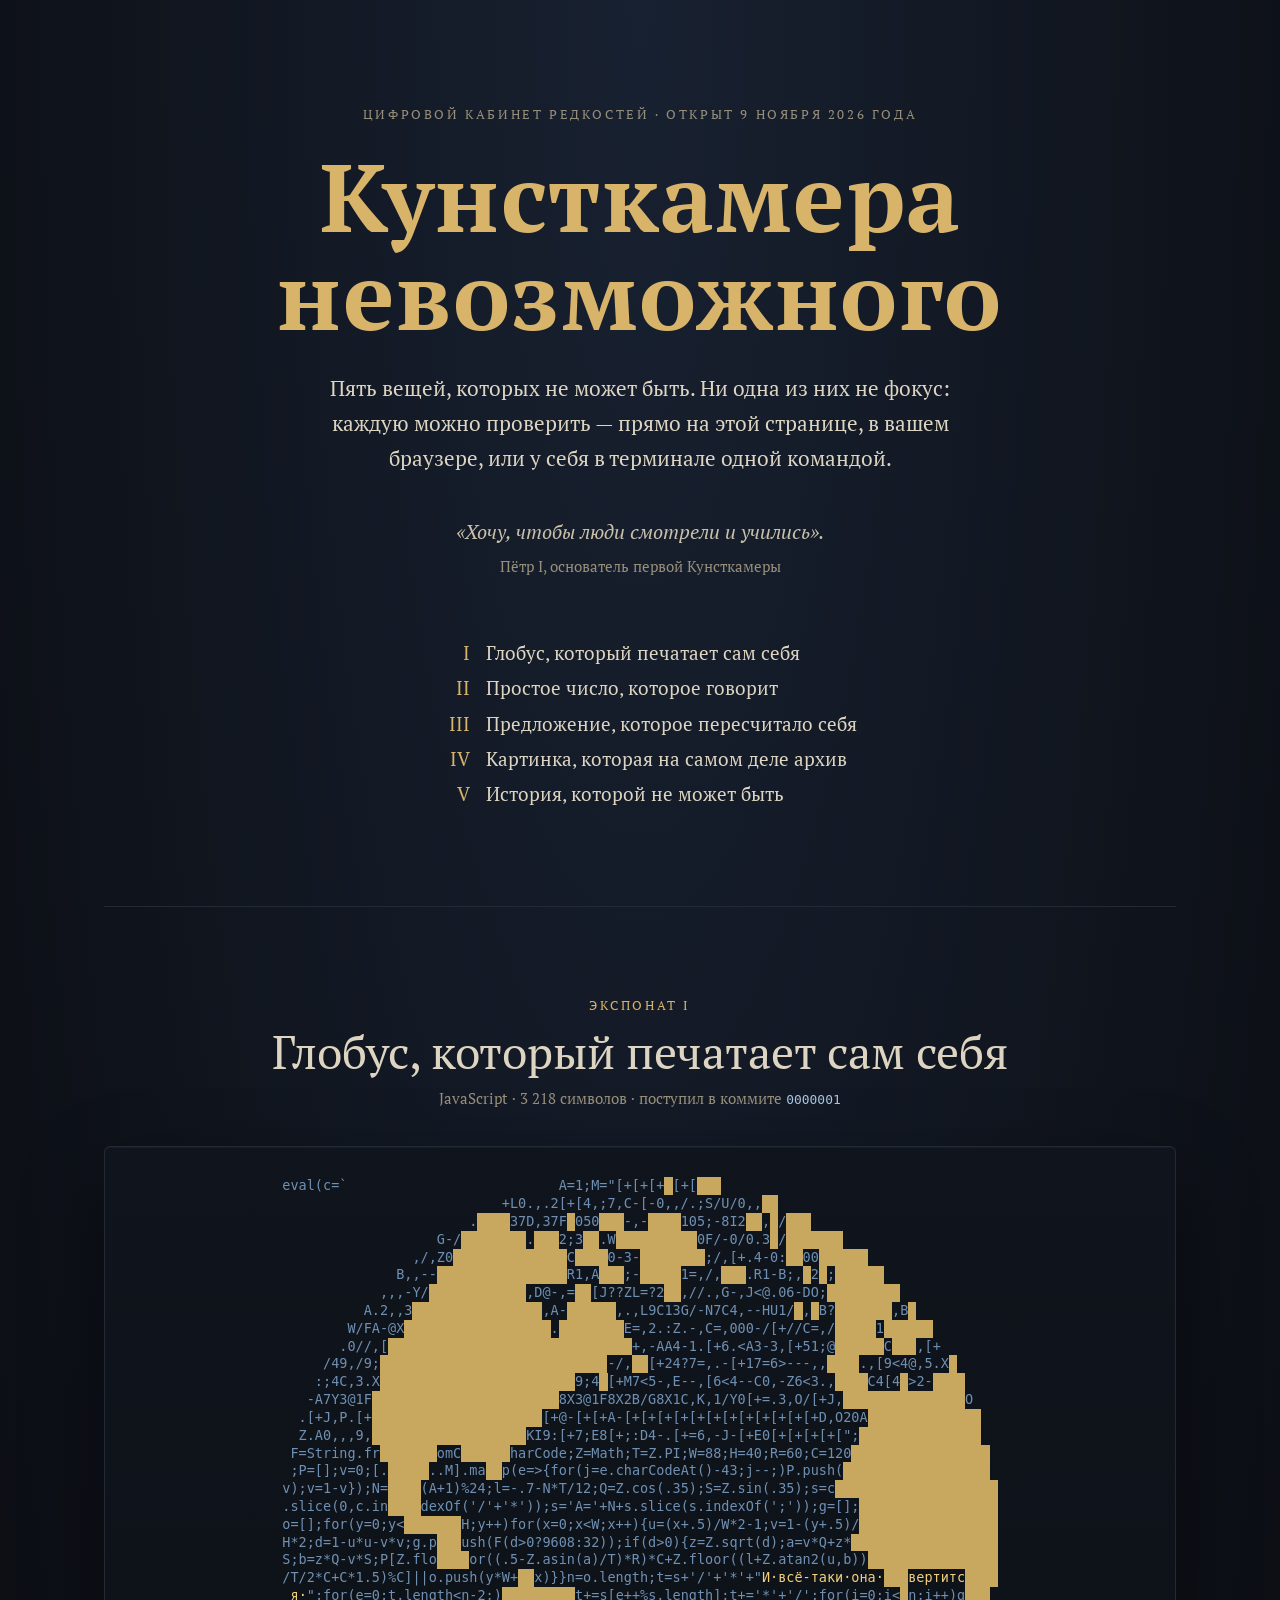
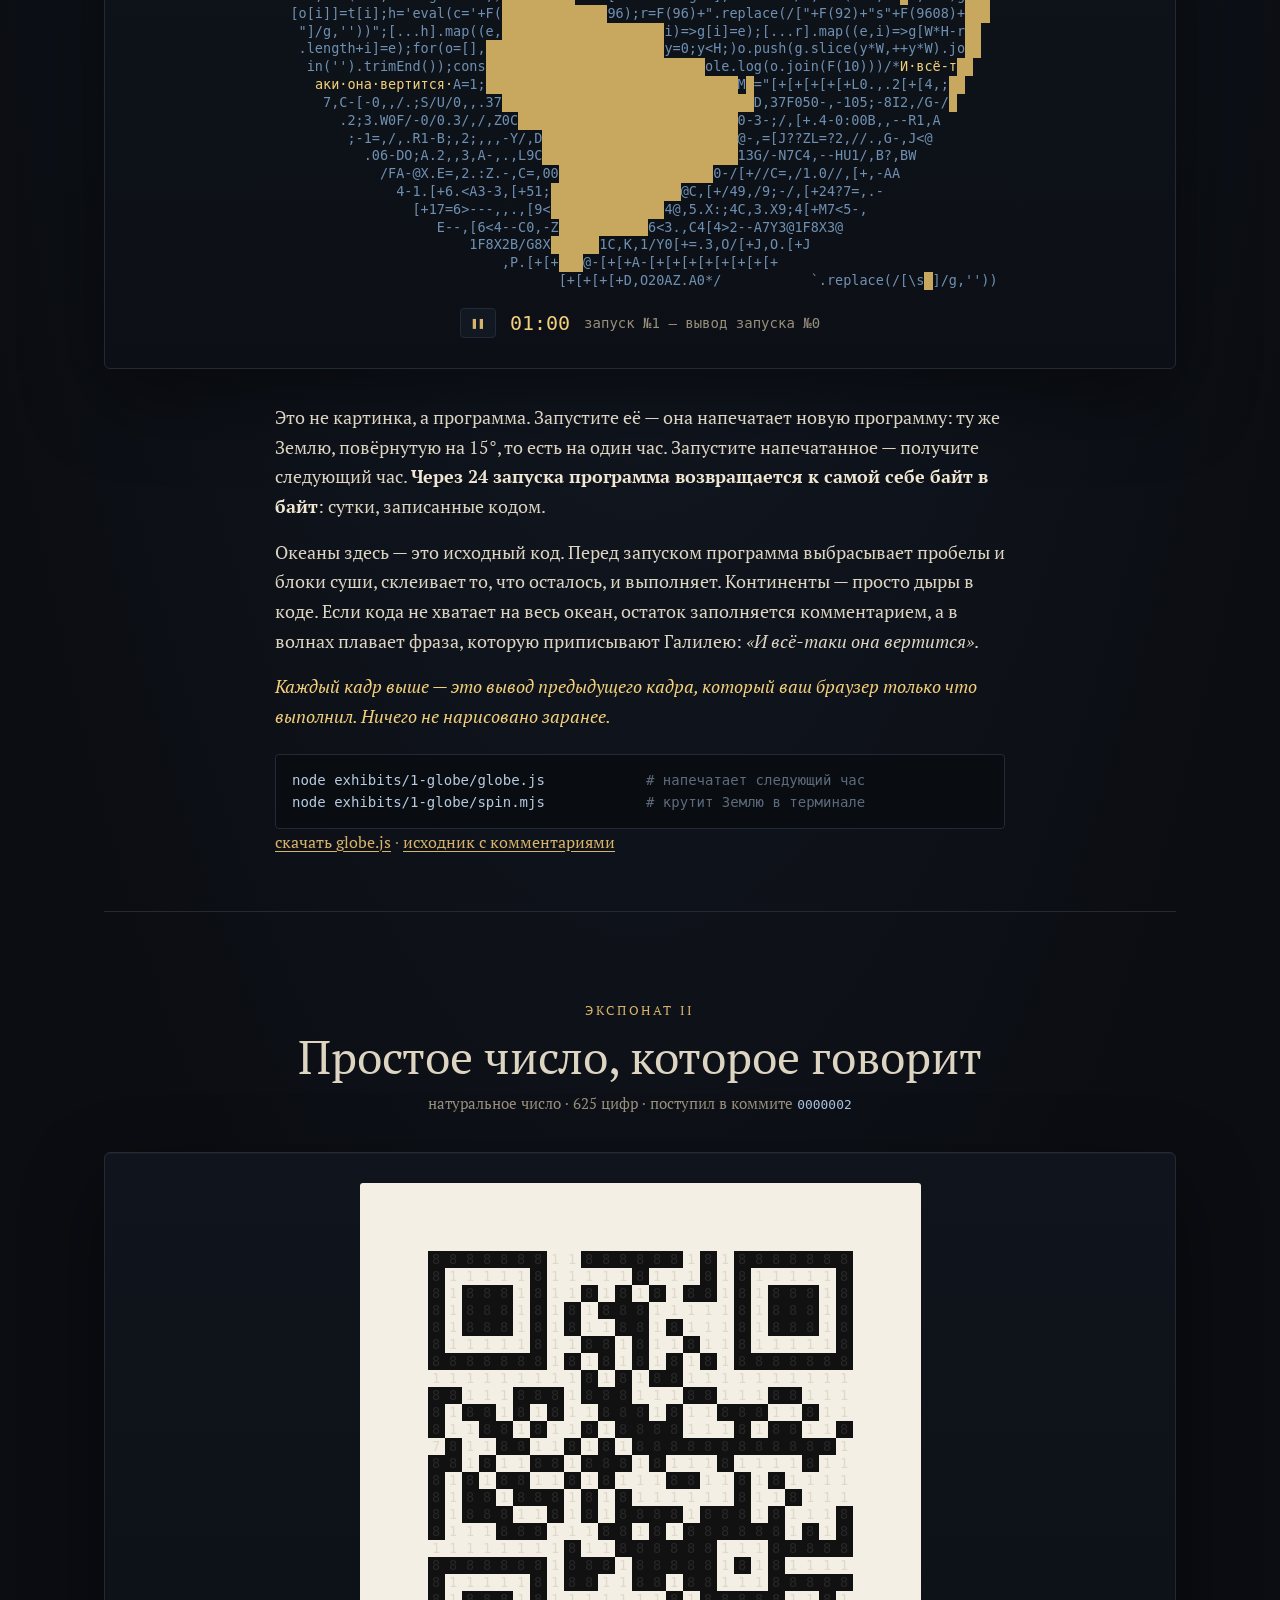
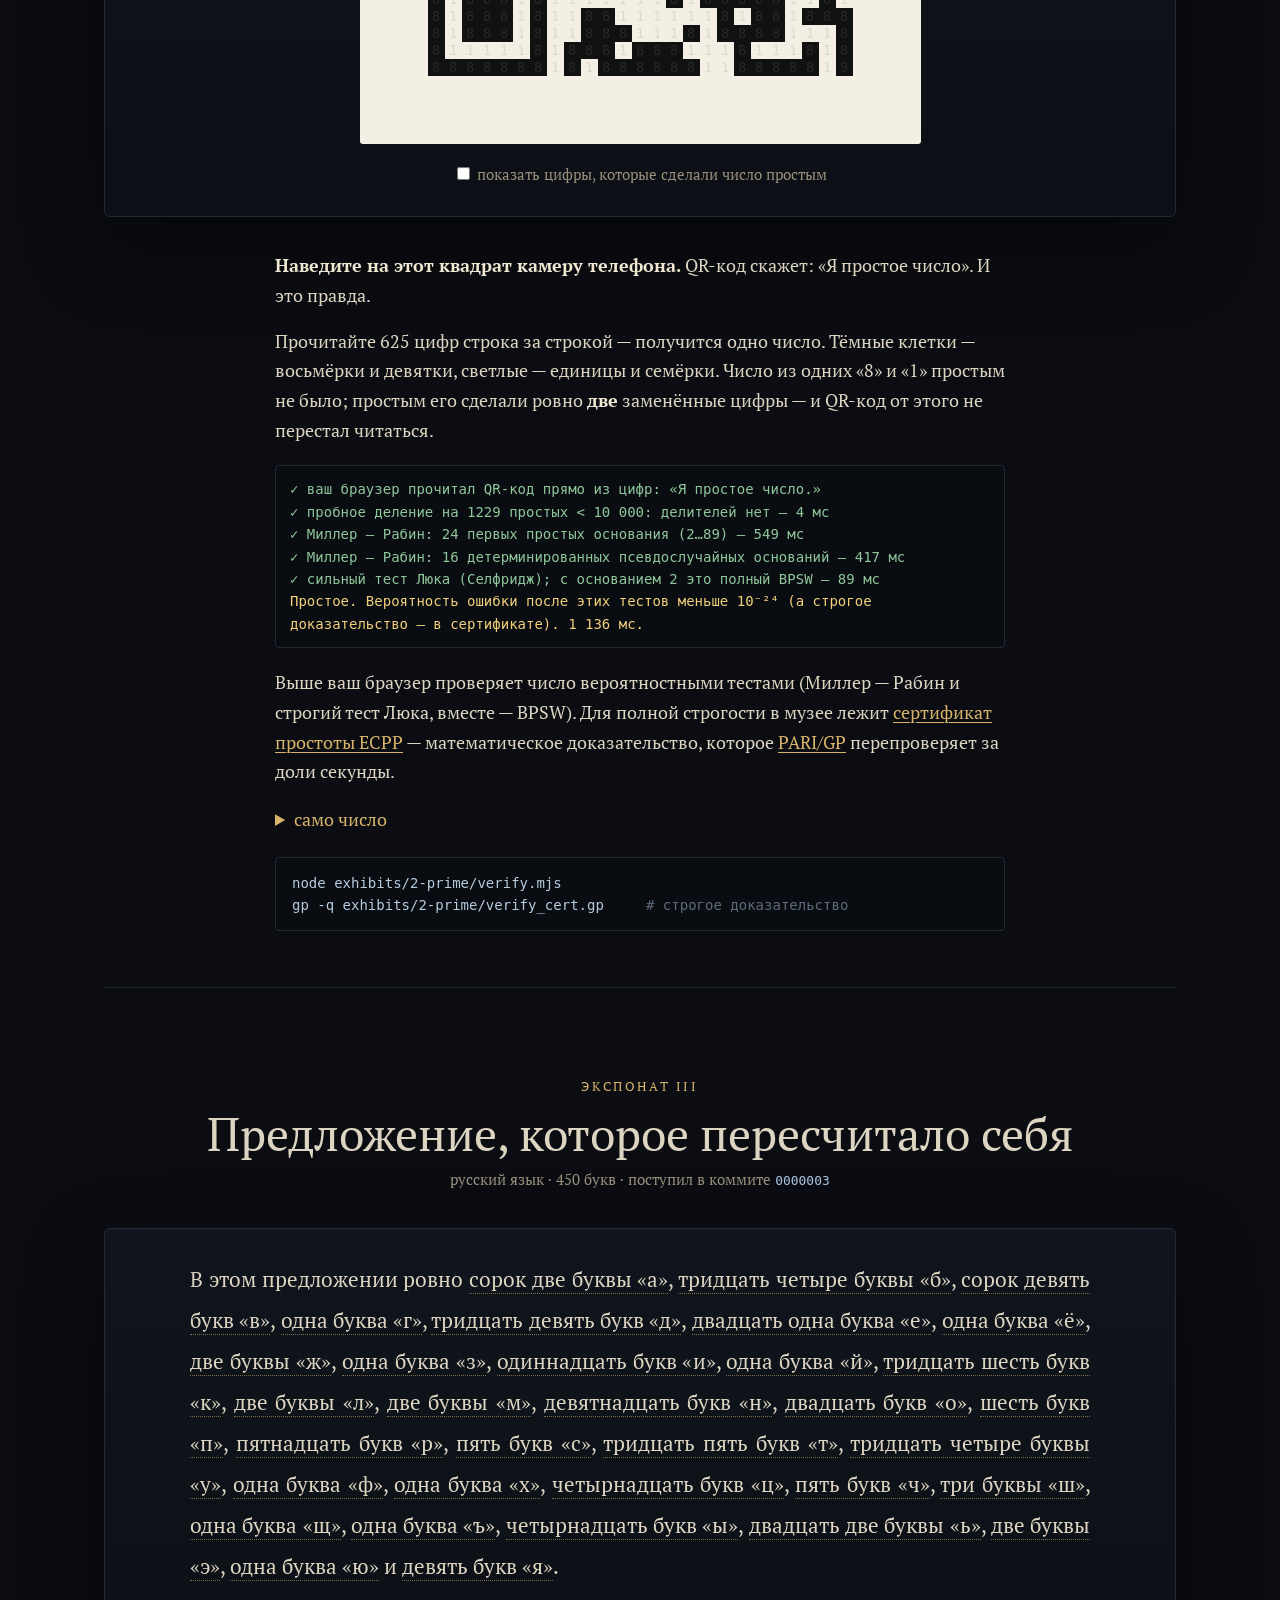
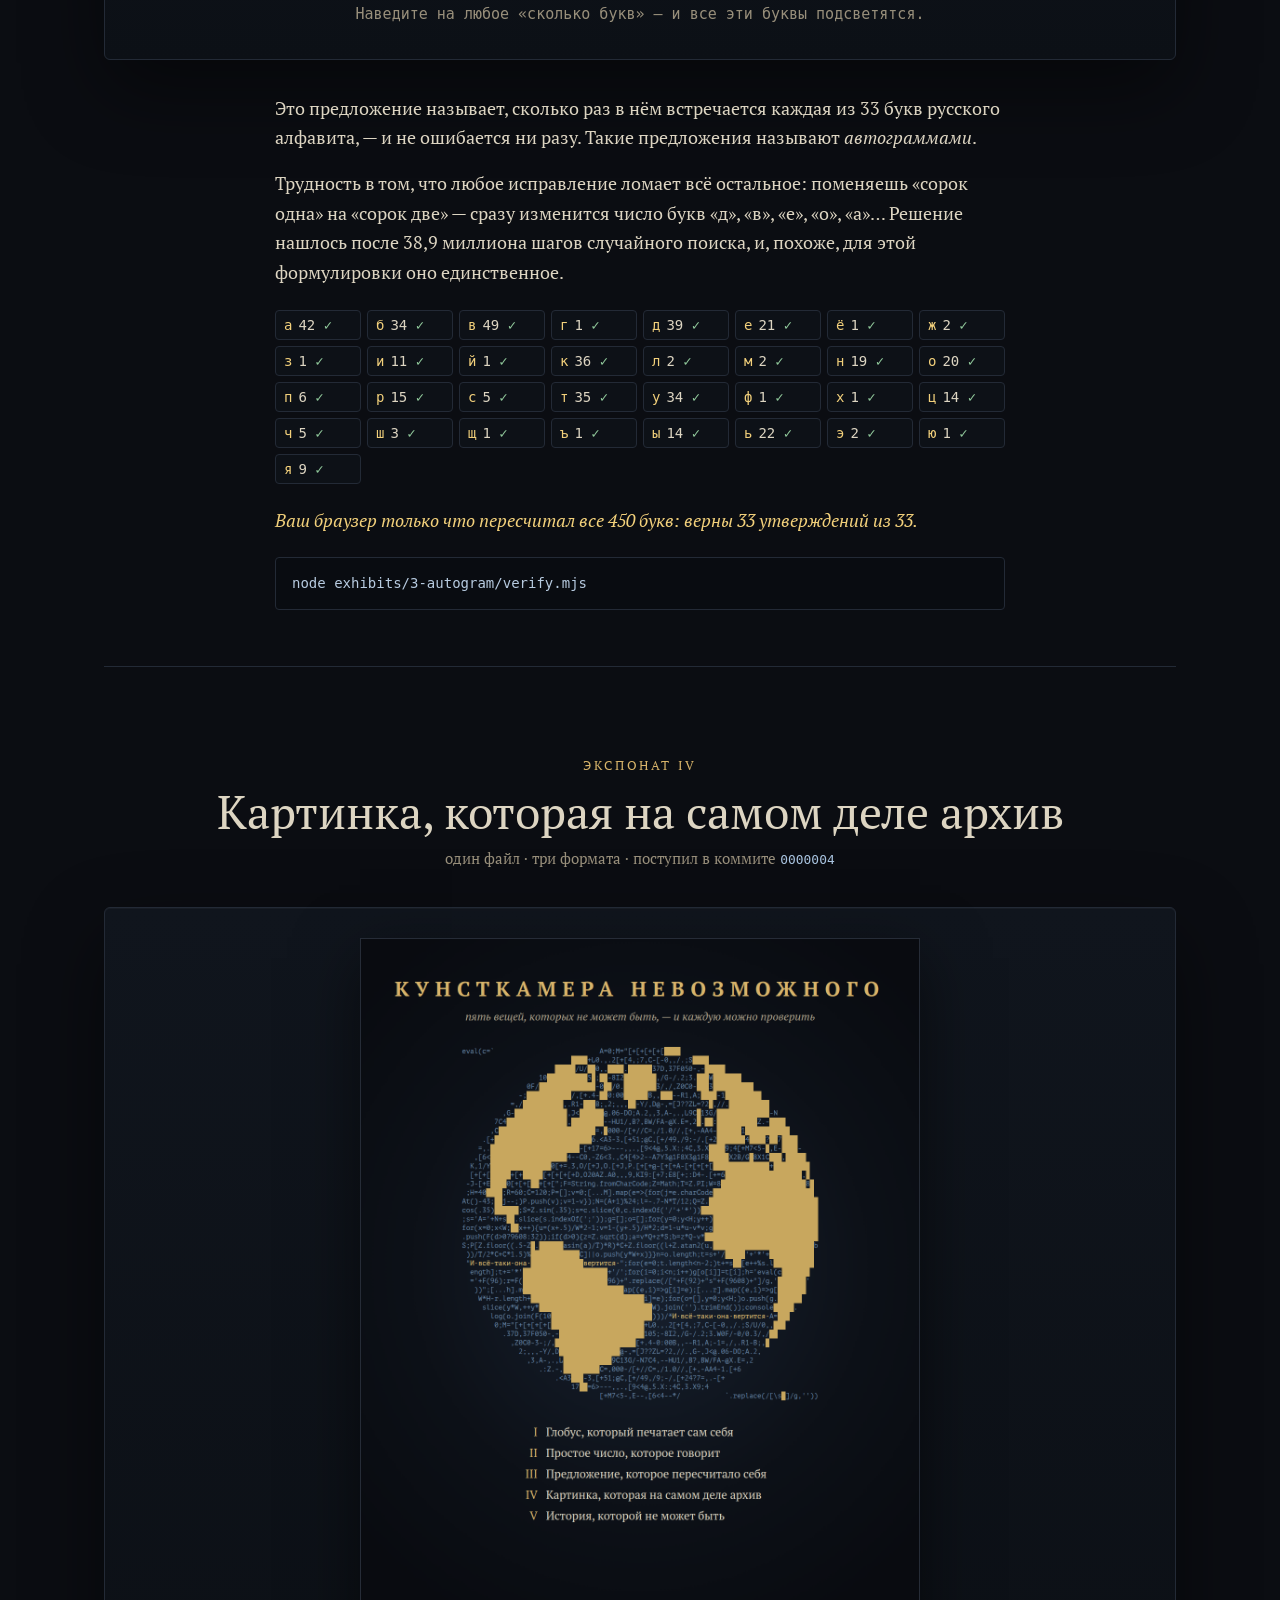
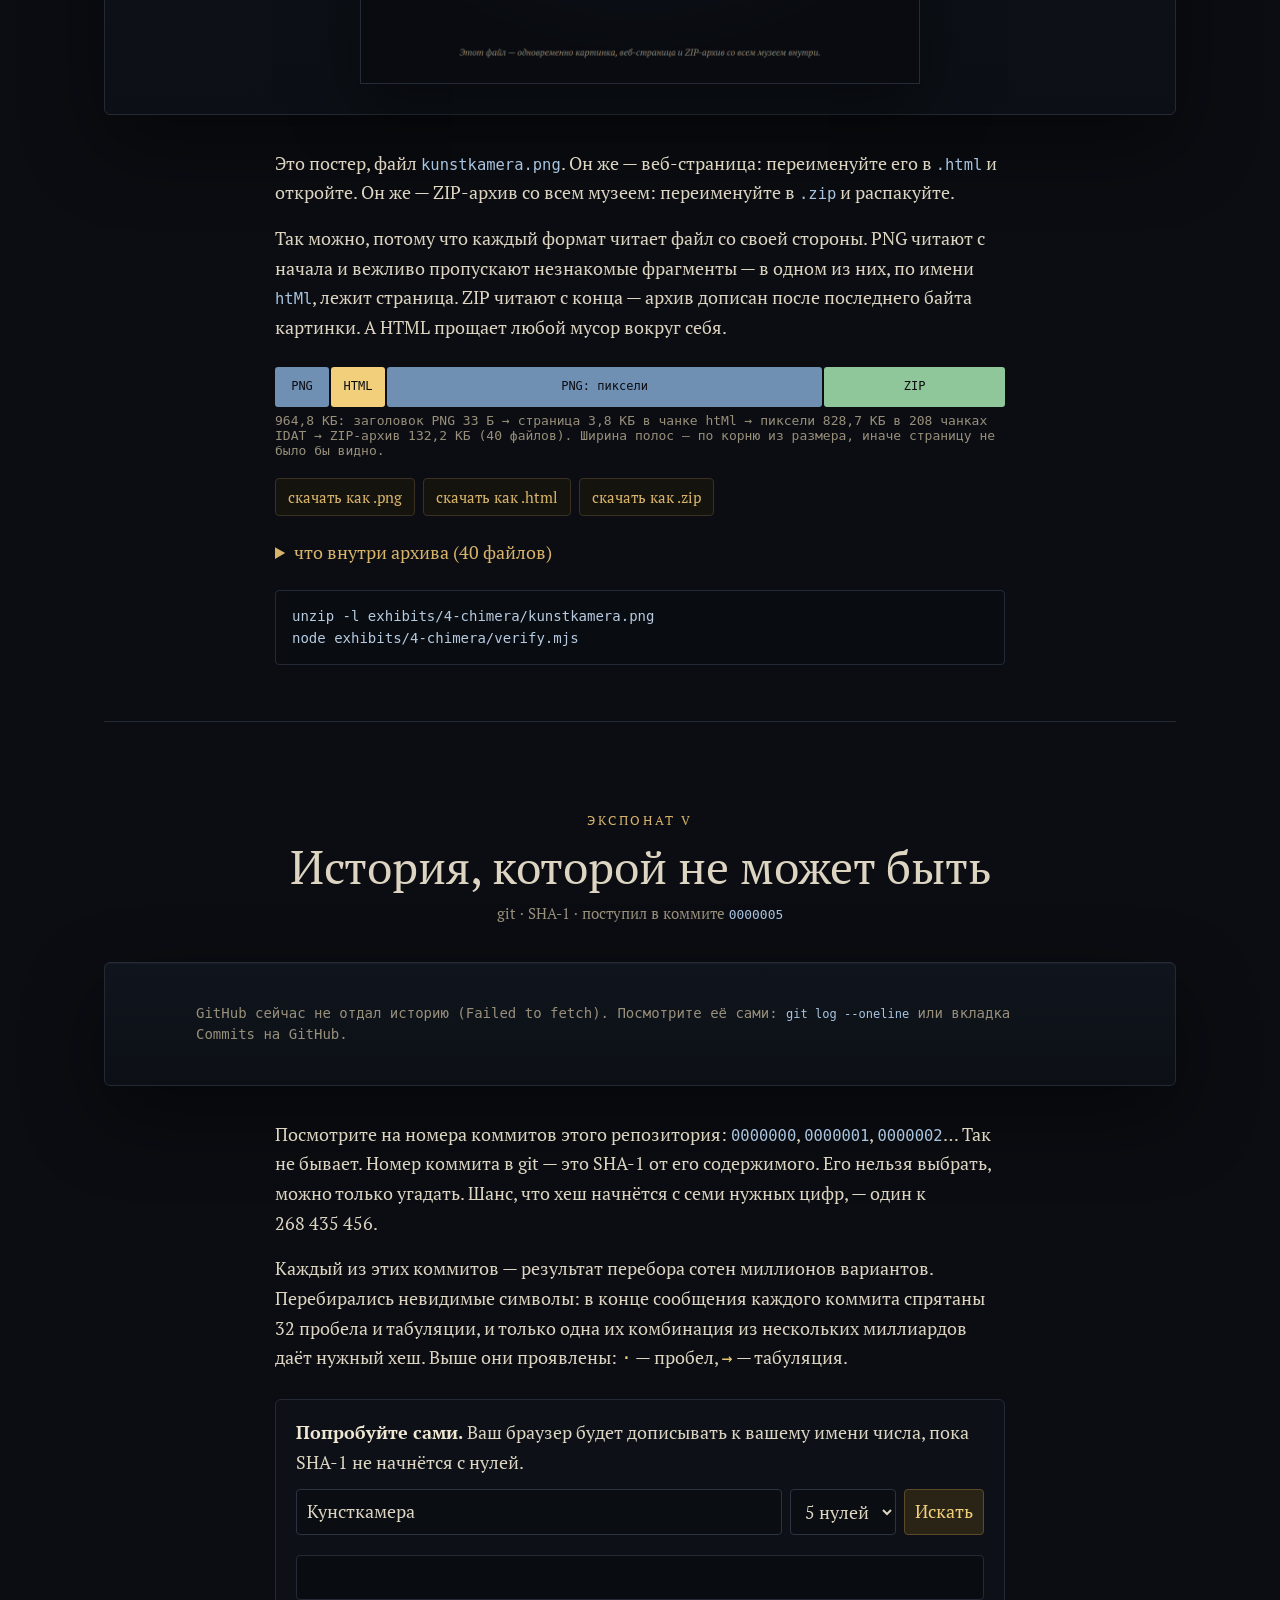
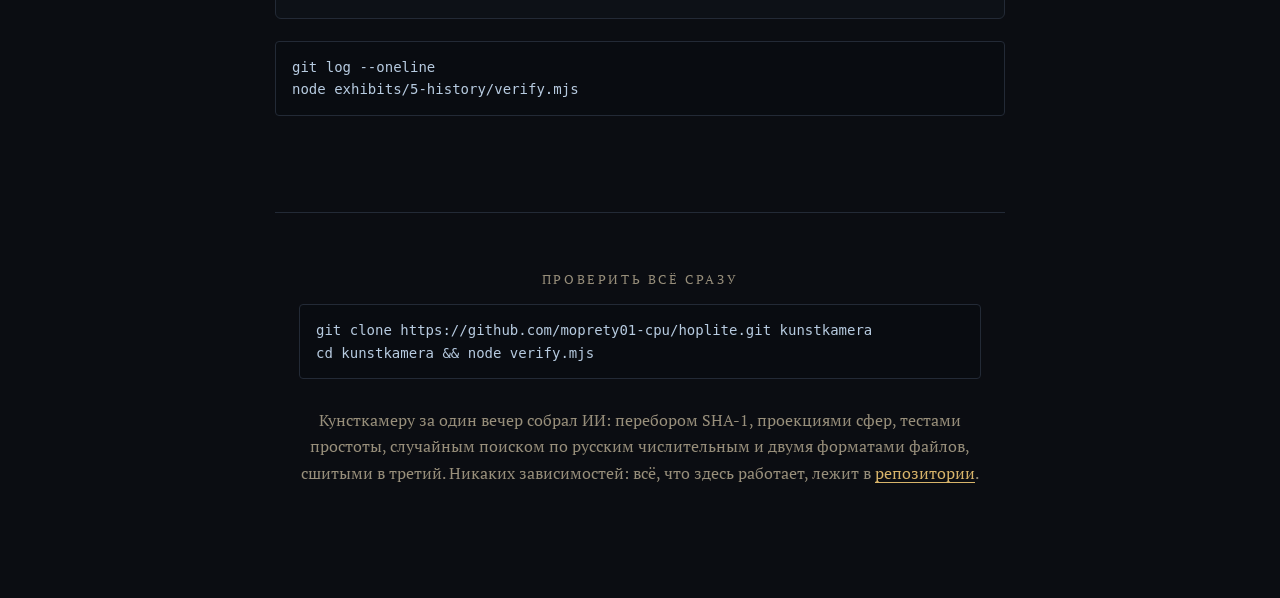
<file: index.html>
<!doctype html>
<html lang="ru">
<head>
<meta charset="utf-8">
<meta name="viewport" content="width=device-width, initial-scale=1">
<title>Кунсткамера невозможного</title>
<meta name="description" content="Пять вещей, которых не может быть, — и каждую можно проверить прямо в браузере.">
<meta property="og:title" content="Кунсткамера невозможного">
<meta property="og:description" content="Глобус, который печатает сам себя. Простое число, которое говорит. Предложение, которое пересчитало себя. Картинка-архив. И git-история, которой не может быть.">
<meta property="og:image" content="exhibits/4-chimera/kunstkamera.png">
<meta name="theme-color" content="#0b0d12">
<link rel="icon" href="data:image/svg+xml,%3Csvg xmlns=%22http://www.w3.org/2000/svg%22 viewBox=%220 0 64 64%22%3E%3Ccircle cx=%2232%22 cy=%2232%22 r=%2228%22 fill=%22%23c8a75e%22/%3E%3Cpath d=%22M14 24h18M10 34h26M16 44h14%22 stroke=%22%230b0d12%22 stroke-width=%224%22/%3E%3C/svg%3E">
<link rel="preconnect" href="https://fonts.googleapis.com">
<link rel="preconnect" href="https://fonts.gstatic.com" crossorigin>
<link rel="stylesheet" href="https://fonts.googleapis.com/css2?family=PT+Mono&family=PT+Serif:ital,wght@0,400;0,700;1,400&display=swap">
<link rel="stylesheet" href="site/style.css">
<script type="module" src="site/app.js"></script>
</head>
<body>

<header class="hero">
  <p class="kicker">Цифровой кабинет редкостей · открыт 9 ноября 2026 года</p>
  <h1>Кунсткамера<br>невозможного</h1>
  <p class="lead">Пять вещей, которых не может быть. Ни одна из них не фокус: каждую можно проверить — прямо на&nbsp;этой странице, в вашем браузере, или у себя в терминале одной командой.</p>
  <blockquote>«Хочу, чтобы люди смотрели и учились».<cite>Пётр&nbsp;I, основатель первой Кунсткамеры</cite></blockquote>
  <nav class="index">
    <a href="#globe"><span>I</span>Глобус, который печатает сам себя</a>
    <a href="#prime"><span>II</span>Простое число, которое говорит</a>
    <a href="#autogram"><span>III</span>Предложение, которое пересчитало себя</a>
    <a href="#chimera"><span>IV</span>Картинка, которая на самом деле архив</a>
    <a href="#history"><span>V</span>История, которой не может быть</a>
  </nav>
</header>

<main>

<section class="exhibit" id="globe">
  <header class="placard">
    <p class="no">Экспонат I</p>
    <h2>Глобус, который печатает сам себя</h2>
    <p class="meta">JavaScript · 3&nbsp;218 символов · поступил в коммите <code>0000001</code></p>
  </header>
  <div class="vitrine globe-vitrine">
    <pre class="globe" id="globe-view" aria-label="Программа в форме глобуса">загрузка…</pre>
    <div class="ticker">
      <button id="globe-toggle" type="button" aria-label="Пауза">❚❚</button>
      <span id="globe-clock">00:00</span>
      <span id="globe-status" class="status"></span>
    </div>
  </div>
  <div class="text">
    <p>Это не картинка, а программа. Запустите её — она напечатает новую программу: ту же Землю, повёрнутую на&nbsp;15°, то есть на один час. Запустите напечатанное — получите следующий час. <strong>Через 24 запуска программа возвращается к самой себе байт в байт</strong>: сутки, записанные кодом.</p>
    <p>Океаны здесь — это исходный код. Перед запуском программа выбрасывает пробелы и блоки суши, склеивает то, что осталось, и выполняет. Континенты — просто дыры в коде. Если кода не хватает на весь океан, остаток заполняется комментарием, а в волнах плавает фраза, которую приписывают Галилею: <em>«И всё‑таки она вертится»</em>.</p>
    <p class="live">Каждый кадр выше — это вывод предыдущего кадра, который ваш браузер только что выполнил. Ничего не нарисовано заранее.</p>
    <pre class="cmd">node exhibits/1-globe/globe.js            <span># напечатает следующий час</span>
node exhibits/1-globe/spin.mjs            <span># крутит Землю в терминале</span></pre>
    <p class="links"><a href="exhibits/1-globe/globe.js" download>скачать globe.js</a> · <a data-gh="exhibits/1-globe/tools/globe.src.js">исходник с комментариями</a></p>
  </div>
</section>

<section class="exhibit" id="prime">
  <header class="placard">
    <p class="no">Экспонат II</p>
    <h2>Простое число, которое говорит</h2>
    <p class="meta">натуральное число · 625 цифр · поступил в коммите <code>0000002</code></p>
  </header>
  <div class="vitrine prime-vitrine">
    <div class="qr" id="qr" role="img" aria-label="QR-код из цифр простого числа"></div>
    <label class="switch"><input type="checkbox" id="qr-diff"> показать цифры, которые сделали число простым</label>
  </div>
  <div class="text">
    <p><strong>Наведите на этот квадрат камеру телефона.</strong> QR-код скажет: «Я простое число». И это правда.</p>
    <p>Прочитайте 625 цифр строка за строкой — получится одно число. Тёмные клетки — восьмёрки и девятки, светлые — единицы и семёрки. Число из одних «8» и «1» простым не было; простым его сделали ровно <strong id="prime-changes">две</strong> заменённые цифры — и QR-код от этого не перестал читаться.</p>
    <div class="console" id="prime-log" aria-live="polite">Ваш браузер ещё не начал проверку.</div>
    <p>Выше ваш браузер проверяет число вероятностными тестами (Миллер — Рабин и строгий тест Люка, вместе — BPSW). Для полной строгости в музее лежит <a data-gh="exhibits/2-prime/prime.cert.gp">сертификат простоты ECPP</a> — математическое доказательство, которое <a href="https://pari.math.u-bordeaux.fr/">PARI/GP</a> перепроверяет за доли секунды.</p>
    <details class="number"><summary>само число</summary><p id="prime-digits"></p></details>
    <pre class="cmd">node exhibits/2-prime/verify.mjs
gp -q exhibits/2-prime/verify_cert.gp     <span># строгое доказательство</span></pre>
  </div>
</section>

<section class="exhibit" id="autogram">
  <header class="placard">
    <p class="no">Экспонат III</p>
    <h2>Предложение, которое пересчитало себя</h2>
    <p class="meta">русский язык · 450 букв · поступил в коммите <code>0000003</code></p>
  </header>
  <div class="vitrine autogram-vitrine">
    <p class="autogram" id="autogram-text">загрузка…</p>
    <p class="autogram-hint" id="autogram-hint">Наведите на любое «сколько букв» — и все эти буквы подсветятся.</p>
  </div>
  <div class="text">
    <p>Это предложение называет, сколько раз в нём встречается каждая из 33 букв русского алфавита, — и не ошибается ни разу. Такие предложения называют <em>автограммами</em>.</p>
    <p>Трудность в том, что любое исправление ломает всё остальное: поменяешь «сорок одна» на «сорок две» — сразу изменится число букв «д», «в», «е», «о», «а»… Решение нашлось после 38,9&nbsp;миллиона шагов случайного поиска, и, похоже, для этой формулировки оно единственное.</p>
    <div class="tally" id="autogram-tally"></div>
    <pre class="cmd">node exhibits/3-autogram/verify.mjs</pre>
  </div>
</section>

<section class="exhibit" id="chimera">
  <header class="placard">
    <p class="no">Экспонат IV</p>
    <h2>Картинка, которая на самом деле архив</h2>
    <p class="meta">один файл · три формата · поступил в коммите <code>0000004</code></p>
  </header>
  <div class="vitrine chimera-vitrine">
    <img src="exhibits/4-chimera/kunstkamera.png" alt="Постер Кунсткамеры невозможного с глобусом из кода" id="chimera-img" width="1200" height="1600">
  </div>
  <div class="text">
    <p>Это постер, файл <code>kunstkamera.png</code>. Он же — веб-страница: переименуйте его в <code>.html</code> и откройте. Он же — ZIP-архив со всем музеем: переименуйте в <code>.zip</code> и распакуйте.</p>
    <p>Так можно, потому что каждый формат читает файл со своей стороны. PNG читают с начала и вежливо пропускают незнакомые фрагменты — в одном из них, по имени <code>htMl</code>, лежит страница. ZIP читают с конца — архив дописан после последнего байта картинки. А HTML прощает любой мусор вокруг себя.</p>
    <div class="bytemap" id="chimera-map"></div>
    <p class="links" id="chimera-links"></p>
    <details class="number"><summary id="chimera-zip-summary">что внутри архива</summary><ul class="files" id="chimera-files"></ul></details>
    <pre class="cmd">unzip -l exhibits/4-chimera/kunstkamera.png
node exhibits/4-chimera/verify.mjs</pre>
  </div>
</section>

<section class="exhibit" id="history">
  <header class="placard">
    <p class="no">Экспонат V</p>
    <h2>История, которой не может быть</h2>
    <p class="meta">git · SHA-1 · поступил в коммите <code>0000005</code></p>
  </header>
  <div class="vitrine history-vitrine">
    <ol class="log" id="history-log"><li class="muted">загружаю историю репозитория с GitHub…</li></ol>
  </div>
  <div class="text">
    <p>Посмотрите на номера коммитов этого репозитория: <code>0000000</code>, <code>0000001</code>, <code>0000002</code>… Так не бывает. Номер коммита в git — это SHA-1 от его содержимого. Его нельзя выбрать, можно только угадать. Шанс, что хеш начнётся с семи нужных цифр, — один к 268&nbsp;435&nbsp;456.</p>
    <p>Каждый из этих коммитов — результат перебора сотен миллионов вариантов. Перебирались невидимые символы: в конце сообщения каждого коммита спрятаны 32 пробела и табуляции, и только одна их комбинация из нескольких миллиардов даёт нужный хеш. Выше они проявлены: <span class="ws">·</span> — пробел, <span class="ws">→</span> — табуляция.</p>
    <div class="miner">
      <p><strong>Попробуйте сами.</strong> Ваш браузер будет дописывать к вашему имени числа, пока SHA-1 не начнётся с нулей.</p>
      <form id="miner-form">
        <input id="miner-name" type="text" value="Кунсткамера" maxlength="40" aria-label="Строка для перебора">
        <select id="miner-zeros" aria-label="Сколько нулей"><option value="4">4 нуля</option><option value="5" selected>5 нулей</option><option value="6">6 нулей</option></select>
        <button type="submit">Искать</button>
      </form>
      <div class="console" id="miner-log" aria-live="polite"></div>
    </div>
    <pre class="cmd">git log --oneline
node exhibits/5-history/verify.mjs</pre>
  </div>
</section>

</main>

<footer class="colophon">
  <p class="no">Проверить всё сразу</p>
  <pre class="cmd" id="clone-cmd">git clone https://github.com/moprety01-cpu/hoplite.git kunstkamera
cd kunstkamera &amp;&amp; node verify.mjs</pre>
  <p>Кунсткамеру за один вечер собрал ИИ: перебором SHA-1, проекциями сфер, тестами простоты, случайным поиском по русским числительным и двумя форматами файлов, сшитыми в третий. Никаких зависимостей: всё, что здесь работает, лежит в <a data-gh="">репозитории</a>.</p>
</footer>

</body>
</html>
</file>
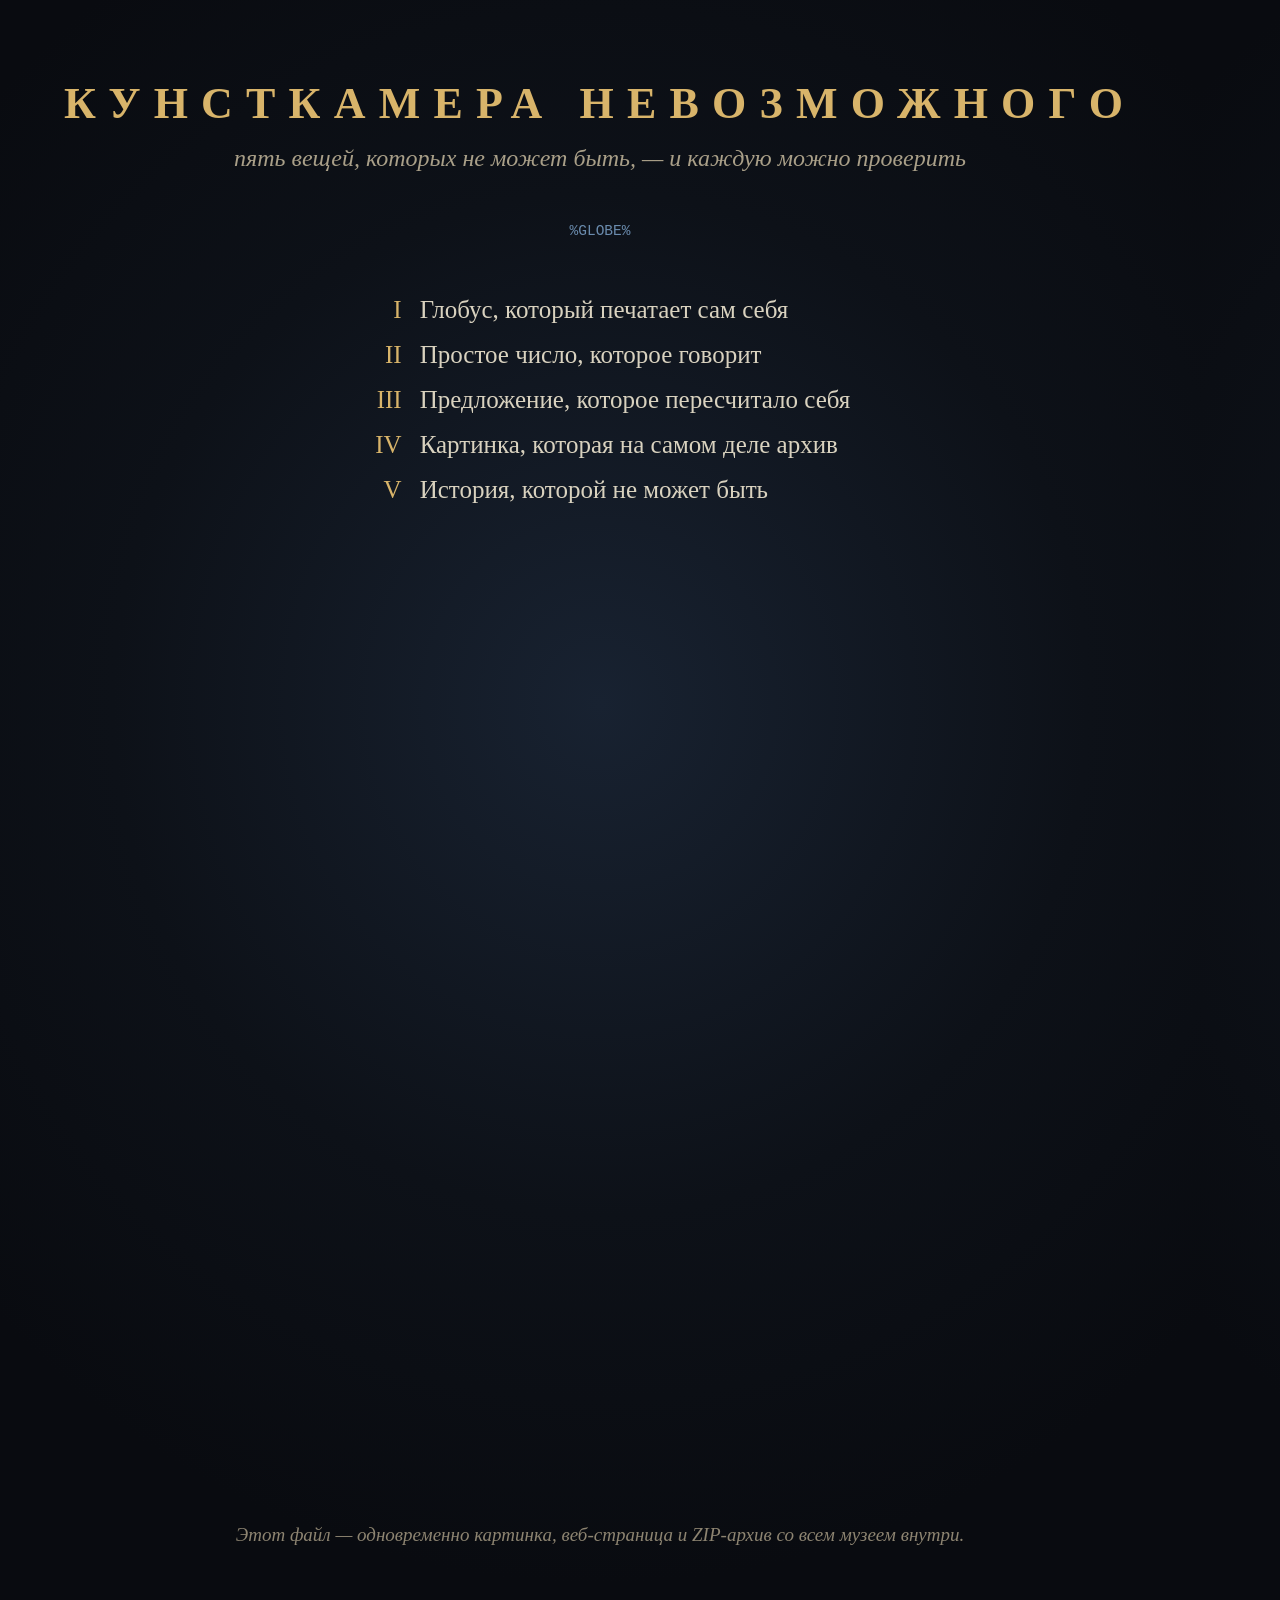
<file: exhibits/4-chimera/poster.html>
<!doctype html>
<html lang="ru">
<head>
<meta charset="utf-8">
<style>
  html, body { margin: 0; width: 1200px; height: 1600px; overflow: hidden; }
  body {
    background: radial-gradient(ellipse 70% 55% at 50% 44%, #182231 0%, #0d1118 58%, #090b10 100%);
    color: #d9d2bf; font-family: 'PT Serif', serif; text-align: center; position: relative;
  }
  .top { padding-top: 78px; font-size: 44px; letter-spacing: .3em; color: #d8b46a; font-weight: 700; }
  .sub { margin-top: 16px; font-size: 24px; font-style: italic; color: #a99f88; }
  pre {
    margin: 50px auto 0; width: max-content; text-align: left;
    font: 14.5px/19px 'PT Mono', monospace; color: #6a8bad;
  }
  pre b { display: inline-block; height: 19px; vertical-align: top; background: #c8a75e; font-weight: normal; }
  pre i { color: #f2d07b; font-style: normal; }
  ol { display: inline-block; list-style: none; padding: 0; margin: 46px 0 0; text-align: left; font-size: 25px; line-height: 1.8; }
  ol span { display: inline-block; width: 52px; margin-right: 18px; text-align: right; color: #d8b46a; }
  .foot { position: absolute; left: 0; right: 0; bottom: 54px; font-size: 19px; font-style: italic; color: #8d8471; }
</style>
</head>
<body>
  <div class="top">КУНСТКАМЕРА НЕВОЗМОЖНОГО</div>
  <div class="sub">пять вещей, которых не может быть, — и каждую можно проверить</div>
  <pre>%GLOBE%</pre>
  <ol>
    <li><span>I</span>Глобус, который печатает сам себя</li>
    <li><span>II</span>Простое число, которое говорит</li>
    <li><span>III</span>Предложение, которое пересчитало себя</li>
    <li><span>IV</span>Картинка, которая на самом деле архив</li>
    <li><span>V</span>История, которой не может быть</li>
  </ol>
  <div class="foot">Этот файл — одновременно картинка, веб‑страница и ZIP‑архив со всем музеем внутри.</div>
</body>
</html>
</file>
<file: site/style.css>
:root {
  --bg: #0b0d12;
  --ink: #ddd5c2;
  --muted: #988f7b;
  --gold: #d8b46a;
  --gold-hi: #f2d07b;
  --code: #6f90b3;
  --line: #232a36;
  --serif: 'PT Serif', Georgia, 'Times New Roman', serif;
  --mono: 'PT Mono', ui-monospace, Menlo, Consolas, 'DejaVu Sans Mono', monospace;
}
* { box-sizing: border-box; }
html { scroll-behavior: smooth; }
body {
  margin: 0;
  background: radial-gradient(ellipse 90% 55% at 50% 0%, #182131 0%, rgba(11, 13, 18, 0) 70%) no-repeat, var(--bg);
  color: var(--ink);
  font: 18px/1.65 var(--serif);
  -webkit-font-smoothing: antialiased;
}
a { color: var(--gold); text-decoration-thickness: 1px; text-underline-offset: 3px; }
a:hover { color: var(--gold-hi); }
code { font-family: var(--mono); font-size: .86em; color: #a9c4e0; }
strong { color: #efe7d2; }
button, input, select { font: inherit; }

/* ── hero ─────────────────────────────────────────────── */
.hero { max-width: 980px; margin: 0 auto; padding: 104px 24px 40px; text-align: center; }
.kicker, .no { margin: 0; font-size: 13px; letter-spacing: .2em; text-transform: uppercase; color: var(--muted); }
.hero h1 { margin: 22px 0 28px; font-size: clamp(46px, 8.4vw, 96px); line-height: 1.02; letter-spacing: .015em; color: var(--gold); }
.lead { max-width: 690px; margin: 0 auto; font-size: 21px; }
blockquote { margin: 40px auto 0; font-size: 20px; font-style: italic; color: #c9c0aa; }
blockquote cite { display: block; margin-top: 6px; font-size: 15px; font-style: normal; color: var(--muted); }
.index { display: inline-flex; flex-direction: column; gap: 4px; margin: 58px auto 0; text-align: left; }
.index a { color: var(--ink); font-size: 19px; text-decoration: none; }
.index a:hover { color: var(--gold-hi); }
.index span, .placard .no { color: var(--gold); }
.index span { display: inline-block; width: 46px; margin-right: 16px; text-align: right; }

/* ── exhibits ─────────────────────────────────────────── */
main { max-width: 1120px; margin: 0 auto; padding: 0 24px; }
.exhibit { margin-top: 56px; padding-top: 88px; border-top: 1px solid var(--line); }
.placard { margin-bottom: 36px; text-align: center; }
.placard h2 { margin: 10px 0 8px; font-size: clamp(30px, 4.6vw, 46px); line-height: 1.12; font-weight: 400; }
.placard .meta { margin: 0; font-size: 15px; color: var(--muted); }
.vitrine {
  display: flex; flex-direction: column; align-items: center; gap: 18px;
  padding: 30px 22px;
  background: linear-gradient(180deg, #10151d, #0c1016);
  border: 1px solid var(--line); border-radius: 6px;
  box-shadow: 0 30px 80px rgba(0, 0, 0, .45), inset 0 1px 0 rgba(255, 255, 255, .035);
}
.text { max-width: 730px; margin: 34px auto 0; }
.text p { margin: 0 0 16px; }
.live { color: var(--gold-hi); font-style: italic; }
.links { font-size: 16px; color: var(--muted); }
.cmd {
  margin: 22px 0 0; padding: 14px 16px; overflow-x: auto;
  font: 14px/1.6 var(--mono); color: #b7cbe0;
  background: #090c11; border: 1px solid var(--line); border-radius: 4px;
}
.cmd span { color: #5d6b7c; }
.console {
  margin: 20px 0; padding: 12px 14px; min-height: 3.2em; white-space: pre-wrap;
  font: 14px/1.6 var(--mono); color: #9fb3c8;
  background: #090c11; border: 1px solid var(--line); border-radius: 4px;
}
.console .ok { color: #8fc79a; }
.console .bad { color: #e0796a; }
.console .hi { color: var(--gold-hi); }
details.number { margin: 18px 0; }
details.number summary { cursor: pointer; color: var(--gold); }
details.number p { font: 13px/1.5 var(--mono); color: #8fa3b8; word-break: break-all; }

/* I. globe */
.globe {
  --fs: min(13.5px, calc((100vw - 92px) / 52.8));
  margin: 0; font: var(--fs) / calc(var(--fs) * 1.32) var(--mono); color: var(--code);
  white-space: pre; user-select: text;
}
.globe b { display: inline-block; height: calc(var(--fs) * 1.32); vertical-align: top; background: #c8a75e; font-weight: 400; }
.globe i { font-style: normal; color: var(--gold-hi); }
.ticker { display: flex; align-items: center; gap: 14px; flex-wrap: wrap; justify-content: center; font: 14px var(--mono); color: var(--muted); }
.ticker button {
  width: 36px; height: 30px; border: 1px solid var(--line); border-radius: 4px;
  background: #121822; color: var(--gold); cursor: pointer; font-size: 12px;
}
#globe-clock { font-size: 20px; color: var(--gold-hi); }
.status strong { color: #8fc79a; font-weight: 400; }

/* II. prime */
.qr {
  --c: min(17px, calc((100vw - 110px) / 33));
  display: grid; grid-template-columns: repeat(25, var(--c));
  padding: calc(var(--c) * 4); background: #f3efe4; border-radius: 3px;
}
.qr span { width: var(--c); height: var(--c); font: calc(var(--c) * .8) / var(--c) var(--mono); text-align: center; color: #dfd9ca; }
.qr span.d { background: #111; color: #282828; }
.qr.diff span.x { position: relative; z-index: 1; background: #c0392b; color: #fff; box-shadow: 0 0 0 3px #c0392b; }
.switch { font-size: 15px; color: var(--muted); cursor: pointer; }

/* III. autogram */
.autogram { max-width: 900px; margin: 0; font-size: clamp(17px, 2.1vw, 21px); line-height: 1.95; text-align: justify; hyphens: auto; }
.autogram .c { border-bottom: 1px dotted rgba(216, 180, 106, .55); cursor: help; transition: color .15s; }
.autogram .c:hover, .autogram .c.on { color: var(--gold-hi); border-bottom-color: var(--gold-hi); }
.autogram .x.hl { background: var(--gold); color: #14110a; border-radius: 2px; box-shadow: 0 0 0 1px var(--gold); }
.autogram-hint { margin: 0; min-height: 1.6em; font: 15px var(--mono); color: var(--muted); text-align: center; }
.autogram-hint b { color: var(--gold-hi); font-weight: 400; }
.tally { display: grid; grid-template-columns: repeat(auto-fill, minmax(78px, 1fr)); gap: 6px; margin: 22px 0; font: 14px var(--mono); }
.tally div { padding: 6px 8px; border: 1px solid var(--line); border-radius: 4px; background: #0d1117; cursor: help; }
.tally div b { color: var(--gold-hi); font-weight: 400; margin-right: 6px; }
.tally div.ok::after { content: ' ✓'; color: #8fc79a; }
.tally div.bad { border-color: #e0796a; }

/* IV. chimera */
.chimera-vitrine img { width: min(100%, 560px); height: auto; border: 1px solid #262c37; box-shadow: 0 20px 60px rgba(0, 0, 0, .5); }
.bytemap { display: flex; gap: 2px; margin: 24px 0 6px; height: 40px; }
.bytemap div { display: flex; align-items: center; justify-content: center; min-width: 54px; padding: 0 6px; border-radius: 3px; font: 12px/1.15 var(--mono); color: #0b0d12; text-align: center; overflow: hidden; }
.bytemap .png { background: #6f90b3; }
.bytemap .html { background: var(--gold-hi); }
.bytemap .zip { background: #8fc79a; }
.bytemap-legend { font: 13px var(--mono); color: var(--muted); }
.files { font: 13px/1.55 var(--mono); color: #8fa3b8; columns: 2 260px; padding-left: 18px; }
.files span { color: #5d6b7c; }
.button { display: inline-block; margin: 4px 8px 4px 0; padding: 6px 12px; border: 1px solid #3a3122; border-radius: 4px; background: #15130e; text-decoration: none; font-size: 15px; }

/* V. history */
.log { width: 100%; max-width: 900px; margin: 0; padding: 0; list-style: none; font: 14px/1.5 var(--mono); }
.log li { display: grid; grid-template-columns: auto 1fr; gap: 2px 18px; padding: 10px 6px; border-bottom: 1px solid #1a2029; }
.log li:last-child { border-bottom: 0; }
.log .sha { color: #4b5868; }
.log .sha b { color: var(--gold-hi); font-weight: 400; font-size: 17px; }
.log .subj { color: var(--ink); font-family: var(--serif); font-size: 16px; }
.log .nonce { grid-column: 2; color: #5d6b7c; font-size: 12px; letter-spacing: .08em; }
.log li.plain .sha b { color: #8894a4; }
.log .muted { display: block; color: var(--muted); }
.ws { font-family: var(--mono); color: var(--gold-hi); }
.miner { margin-top: 26px; padding: 18px 20px; border: 1px solid var(--line); border-radius: 6px; background: #0d1117; }
.miner p { margin: 0 0 12px; }
.miner form { display: flex; flex-wrap: wrap; gap: 8px; }
.miner input, .miner select, .miner button { padding: 7px 10px; border: 1px solid #2c3442; border-radius: 4px; background: #0a0d12; color: var(--ink); }
.miner input { flex: 1 1 200px; }
.miner button { background: #2a2416; border-color: #5a4a2a; color: var(--gold-hi); cursor: pointer; }
.miner .console { margin-bottom: 0; }

/* ── colophon ─────────────────────────────────────────── */
.colophon { max-width: 730px; margin: 96px auto 0; padding: 56px 24px 96px; border-top: 1px solid var(--line); text-align: center; color: var(--muted); font-size: 16px; }
.colophon .cmd { margin: 14px 0 28px; text-align: left; }

@media (max-width: 640px) {
  body { font-size: 17px; }
  .hero { padding-top: 64px; }
  .vitrine { padding: 18px 8px; }
  .exhibit { padding-top: 56px; }
}
@media (prefers-reduced-motion: reduce) { html { scroll-behavior: auto; } }
</file>
